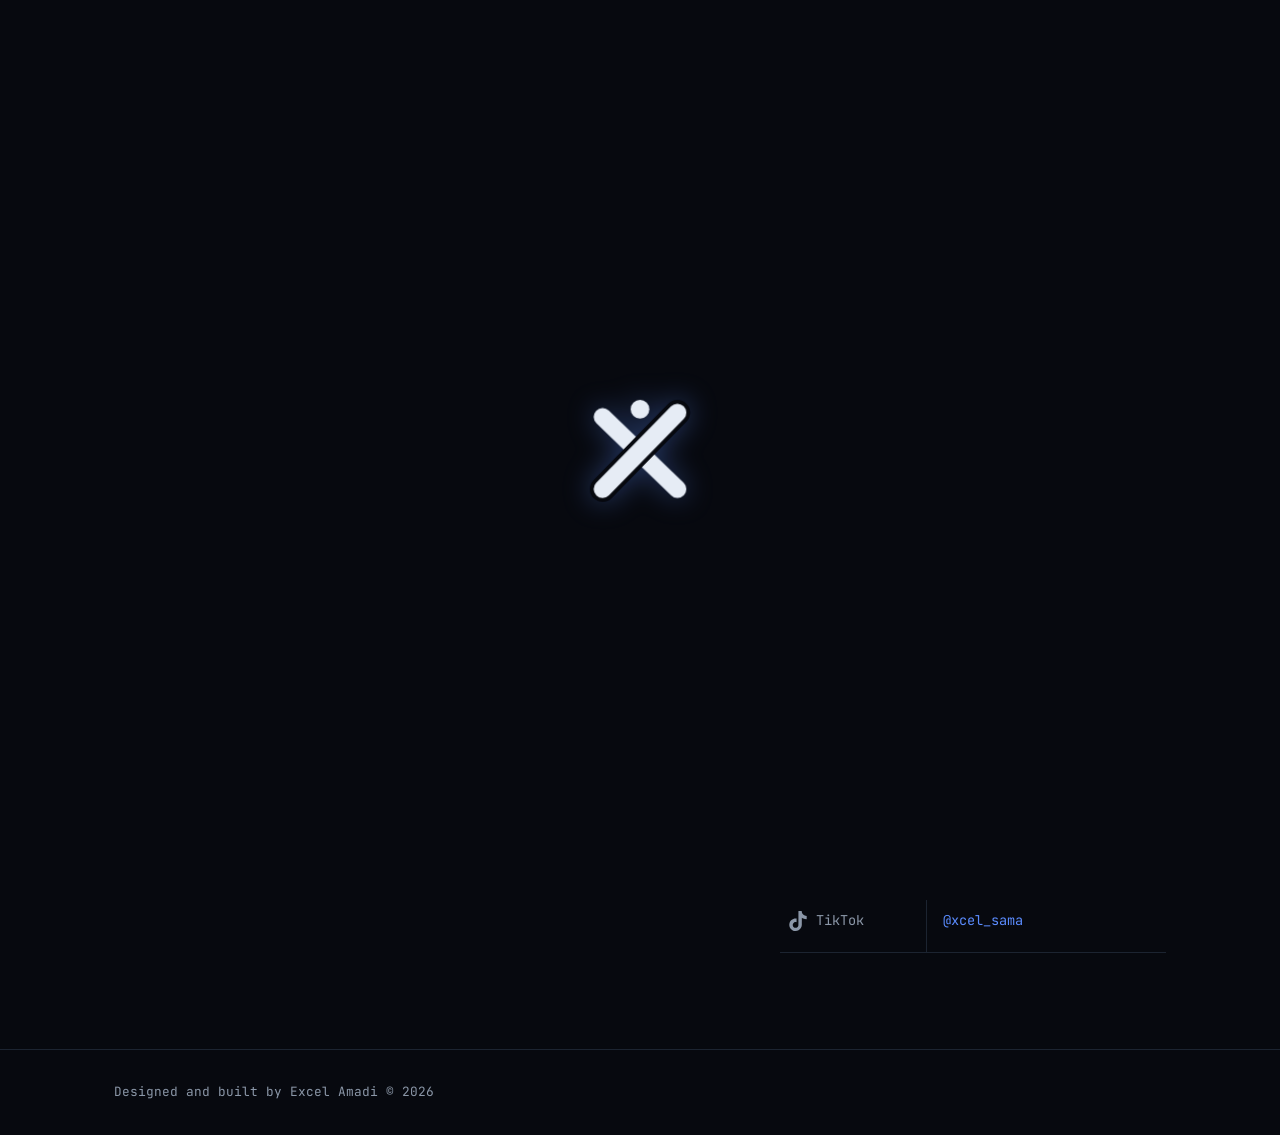
<file: contact.html>
<!DOCTYPE html>
<html lang="en">
<head>
    <meta charset="UTF-8">
    <meta name="viewport" content="width=device-width, initial-scale=1.0">
    <title>Contact | Excel Amadi</title>
    <meta name="description" content="Contact Excel Amadi, graphic designer and full-stack developer. Open to internships and collaborations.">
    <meta name="theme-color" content="#07090f">
    <meta property="og:type" content="website">
    <meta property="og:title" content="Contact | Excel Amadi">
    <meta property="og:description" content="Contact Excel Amadi, graphic designer and full-stack developer. Open to internships and collaborations.">
    <meta property="og:url" content="https://xcelsama.is-a.dev/contact.html">
    <meta property="og:image" content="https://xcelsama.is-a.dev/images/og.jpg">
    <meta property="og:image:alt" content="Excel Amadi, graphic designer and full-stack developer">
    <meta name="twitter:card" content="summary_large_image">
    <link rel="icon" href="images/favicon.svg" type="image/svg+xml">
    <link rel="preconnect" href="https://fonts.googleapis.com">
    <link rel="preconnect" href="https://fonts.gstatic.com" crossorigin>
    <link href="https://fonts.googleapis.com/css2?family=Inter:wght@400;500&family=JetBrains+Mono:wght@400;500&family=Space+Grotesk:wght@500;600&display=swap" rel="stylesheet">
    <link rel="stylesheet" href="css/styles.css">
</head>
<body>
    <div id="loader" role="status" aria-label="Loading">
        <svg class="loader__mark" viewBox="0 0 200 200" aria-hidden="true">
            <path class="loader__bar loader__bar--a" pathLength="1" d="M56 61 L144 146"/>
            <path class="loader__cut" pathLength="1" d="M144 56 L56 146"/>
            <path class="loader__bar loader__bar--b" pathLength="1" d="M144 56 L56 146"/>
            <circle class="loader__dot" cx="100" cy="52" r="11"/>
        </svg>
    </div>
    <noscript><style>#loader{display:none}</style></noscript>
    <script src="js/loader.js"></script>

    <a class="skip-link" href="#main">Skip to content</a>

    <header class="site-header">
        <nav class="site-nav" aria-label="Main navigation">
            <a class="site-nav__logo" href="index.html" aria-label="Home">
                <svg viewBox="0 0 200 200" width="32" height="32" aria-hidden="true">
                    <path d="M56 61 L144 146" fill="none" stroke="currentColor" stroke-width="21" stroke-linecap="round"/>
                    <path d="M144 56 L56 146" fill="none" stroke="var(--bg)" stroke-width="30" stroke-linecap="round"/>
                    <path d="M144 56 L56 146" fill="none" stroke="currentColor" stroke-width="21" stroke-linecap="round"/>
                    <circle cx="100" cy="52" r="11" fill="currentColor"/>
                </svg>
            </a>
            <ul class="site-nav__list">
                <li><a href="index.html#about">About</a></li>
                <li><a href="index.html#skills">Skills</a></li>
                <li><a href="projects.html">Projects</a></li>
                <li><a href="creative.html">Creative</a></li>
                <li><a href="contact.html" aria-current="page">Contact</a></li>
            </ul>
        </nav>
    </header>

    <main id="main">
        <section id="contact" class="contact">
            <div class="container">
                <div class="contact__intro">
                    <p class="section-label">05. Contact</p>
                    <h1 class="contact__title">Get In Touch</h1>
                    <p class="contact__text">
                        I'm a graphic designer and full-stack developer based in Port Harcourt, Nigeria,
                        currently looking for internship and collaboration opportunities.
                        If you have a project, a role or just a question, my inbox is open.
                    </p>
                    <div class="btn-row">
                        <a class="btn" href="mailto:ms.excel.amadi@gmail.com">Say Hello</a>
                        <a class="btn" href="files/Excel-Amadi-CV.pdf" target="_blank" rel="noopener">View CV</a>
                        <a class="btn" href="files/Excel-Amadi-CV.pdf" download>Download CV</a>
                    </div>
                </div>

                <ul class="contact__details">
                    <li class="contact__detail">
                        <span class="contact__detail-label">Name</span>
                        <span class="contact__detail-value">Excel Hephzibah Amadi</span>
                    </li>
                    <li class="contact__detail">
                        <span class="contact__detail-label">Email</span>
                        <a class="contact__detail-value" href="mailto:ms.excel.amadi@gmail.com">ms.excel.amadi@gmail.com</a>
                    </li>
                    <li class="contact__detail">
                        <span class="contact__detail-label">Location</span>
                        <span class="contact__detail-value">Port Harcourt, Nigeria</span>
                    </li>
                    <li class="contact__detail">
                        <span class="contact__detail-label">Open to</span>
                        <span class="contact__detail-value">Internships, remote and part-time roles</span>
                    </li>
                </ul>

                <div class="contact__socials">
                    <h2 class="contact__socials-title">Find me online</h2>
                    <ul class="social-list">
                        <li class="social-list__item">
                            <a class="social-link" href="https://github.com/Xcelsama" target="_blank" rel="noopener noreferrer" aria-label="GitHub, opens in a new tab">
                                <span class="social-link__icon"><svg class="ico" viewBox="0 0 24 24" width="20" height="20" fill="currentColor" aria-hidden="true"><path d="M12 .297c-6.63 0-12 5.373-12 12 0 5.303 3.438 9.8 8.205 11.385.6.113.82-.258.82-.577 0-.285-.01-1.04-.015-2.04-3.338.724-4.042-1.61-4.042-1.61C4.422 18.07 3.633 17.7 3.633 17.7c-1.087-.744.084-.729.084-.729 1.205.084 1.838 1.236 1.838 1.236 1.07 1.835 2.809 1.305 3.495.998.108-.776.417-1.305.76-1.605-2.665-.3-5.466-1.332-5.466-5.93 0-1.31.465-2.38 1.235-3.22-.135-.303-.54-1.523.105-3.176 0 0 1.005-.322 3.3 1.23.96-.267 1.98-.399 3-.405 1.02.006 2.04.138 3 .405 2.28-1.552 3.285-1.23 3.285-1.23.645 1.653.24 2.873.12 3.176.765.84 1.23 1.91 1.23 3.22 0 4.61-2.805 5.625-5.475 5.92.42.36.81 1.096.81 2.22 0 1.606-.015 2.896-.015 3.286 0 .315.21.69.825.57C20.565 22.092 24 17.592 24 12.297c0-6.627-5.373-12-12-12"/></svg></span>
                                <span class="social-link__name">GitHub</span>
                                <span class="social-link__handle">@Xcelsama</span>
                            </a>
                        </li>
                        <li class="social-list__item">
                            <a class="social-link" href="https://www.linkedin.com/in/excel-hephzibah-amadi-5733b4298" target="_blank" rel="noopener noreferrer" aria-label="LinkedIn, opens in a new tab">
                                <span class="social-link__icon"><svg class="ico" viewBox="0 0 24 24" width="20" height="20" fill="currentColor" aria-hidden="true"><path d="M20.45 20.45h-3.56v-5.57c0-1.33-.03-3.04-1.85-3.04-1.86 0-2.14 1.45-2.14 2.94v5.67H9.34V9h3.41v1.56h.05c.48-.9 1.64-1.85 3.37-1.85 3.6 0 4.27 2.37 4.27 5.46v6.28zM5.34 7.43a2.06 2.06 0 1 1 0-4.12 2.06 2.06 0 0 1 0 4.12zM7.12 20.45H3.56V9h3.56v11.45zM22.22 0H1.77C.79 0 0 .77 0 1.73v20.54C0 23.23.79 24 1.77 24h20.45c.98 0 1.78-.77 1.78-1.73V1.73C24 .77 23.2 0 22.22 0z"/></svg></span>
                                <span class="social-link__name">LinkedIn</span>
                                <span class="social-link__handle">Excel Hephzibah Amadi</span>
                            </a>
                        </li>
                        <li class="social-list__item">
                            <a class="social-link" href="https://twitter.com/xcelsama_" target="_blank" rel="noopener noreferrer" aria-label="X (Twitter), opens in a new tab">
                                <span class="social-link__icon"></span>
                                <span class="social-link__name">X (Twitter)</span>
                                <span class="social-link__handle">@xcelsama_</span>
                            </a>
                        </li>
                        <li class="social-list__item">
                            <a class="social-link" href="https://dev.to/xcelsama" target="_blank" rel="noopener noreferrer" aria-label="dev.to, opens in a new tab">
                                <span class="social-link__icon"></span>
                                <span class="social-link__name">dev.to</span>
                                <span class="social-link__handle">@xcelsama</span>
                            </a>
                        </li>
                        <li class="social-list__item">
                            <a class="social-link" href="https://instagram.com/xcel_sama" target="_blank" rel="noopener noreferrer" aria-label="Instagram, opens in a new tab">
                                <span class="social-link__icon"></span>
                                <span class="social-link__name">Instagram</span>
                                <span class="social-link__handle">@xcel_sama</span>
                            </a>
                        </li>
                        <li class="social-list__item">
                            <a class="social-link" href="https://discord.com/invite/hjDzt9kR" target="_blank" rel="noopener noreferrer" aria-label="Discord, opens in a new tab">
                                <span class="social-link__icon"></span>
                                <span class="social-link__name">Discord</span>
                                <span class="social-link__handle">Join the server</span>
                            </a>
                        </li>
                        <li class="social-list__item">
                            <a class="social-link" href="https://linktr.ee/xcelsama" target="_blank" rel="noopener noreferrer" aria-label="Linktree, opens in a new tab">
                                <span class="social-link__icon"></span>
                                <span class="social-link__name">Linktree</span>
                                <span class="social-link__handle">All my links</span>
                            </a>
                        </li>

                        <li class="social-list__item">
                            <a class="social-link" href="https://www.tiktok.com/@xcel_sama" target="_blank" rel="noopener noreferrer" aria-label="TikTok, opens in a new tab">
                                <span class="social-link__icon"><svg class="ico" viewBox="0 0 24 24" width="20" height="20" fill="currentColor" aria-hidden="true"><path d="M12.525.02c1.31-.02 2.61-.01 3.91-.02.08 1.53.63 3.09 1.75 4.17 1.12 1.11 2.7 1.62 4.24 1.79v4.03c-1.44-.05-2.89-.35-4.2-.97-.57-.26-1.1-.59-1.62-.93-.01 2.92.01 5.84-.02 8.75-.08 1.4-.54 2.79-1.35 3.94-1.31 1.92-3.58 3.17-5.91 3.21-1.43.08-2.86-.31-4.08-1.03-2.02-1.19-3.44-3.37-3.65-5.71-.02-.5-.03-1-.01-1.49.18-1.9 1.12-3.72 2.58-4.96 1.66-1.44 3.98-2.13 6.15-1.72.02 1.48-.04 2.96-.04 4.44-.99-.32-2.15-.23-3.02.37-.63.41-1.11 1.04-1.36 1.75-.21.51-.15 1.07-.14 1.61.24 1.64 1.82 3.02 3.5 2.87 1.12-.01 2.19-.66 2.77-1.61.19-.33.4-.67.41-1.06.1-1.79.06-3.57.07-5.36.01-4.03-.01-8.05.02-12.07z"/></svg></span>
                                <span class="social-link__name">TikTok</span>
                                <span class="social-link__handle">@xcel_sama</span>
                            </a>
                        </li>
                    </ul>
                </div>
            </div>
        </section>
    </main>

    <footer class="site-footer">
        <div class="container">
            <p class="site-footer__text">Designed and built by Excel Amadi &copy; 2026</p>
        </div>
    </footer>
</body>
</html>
</file>
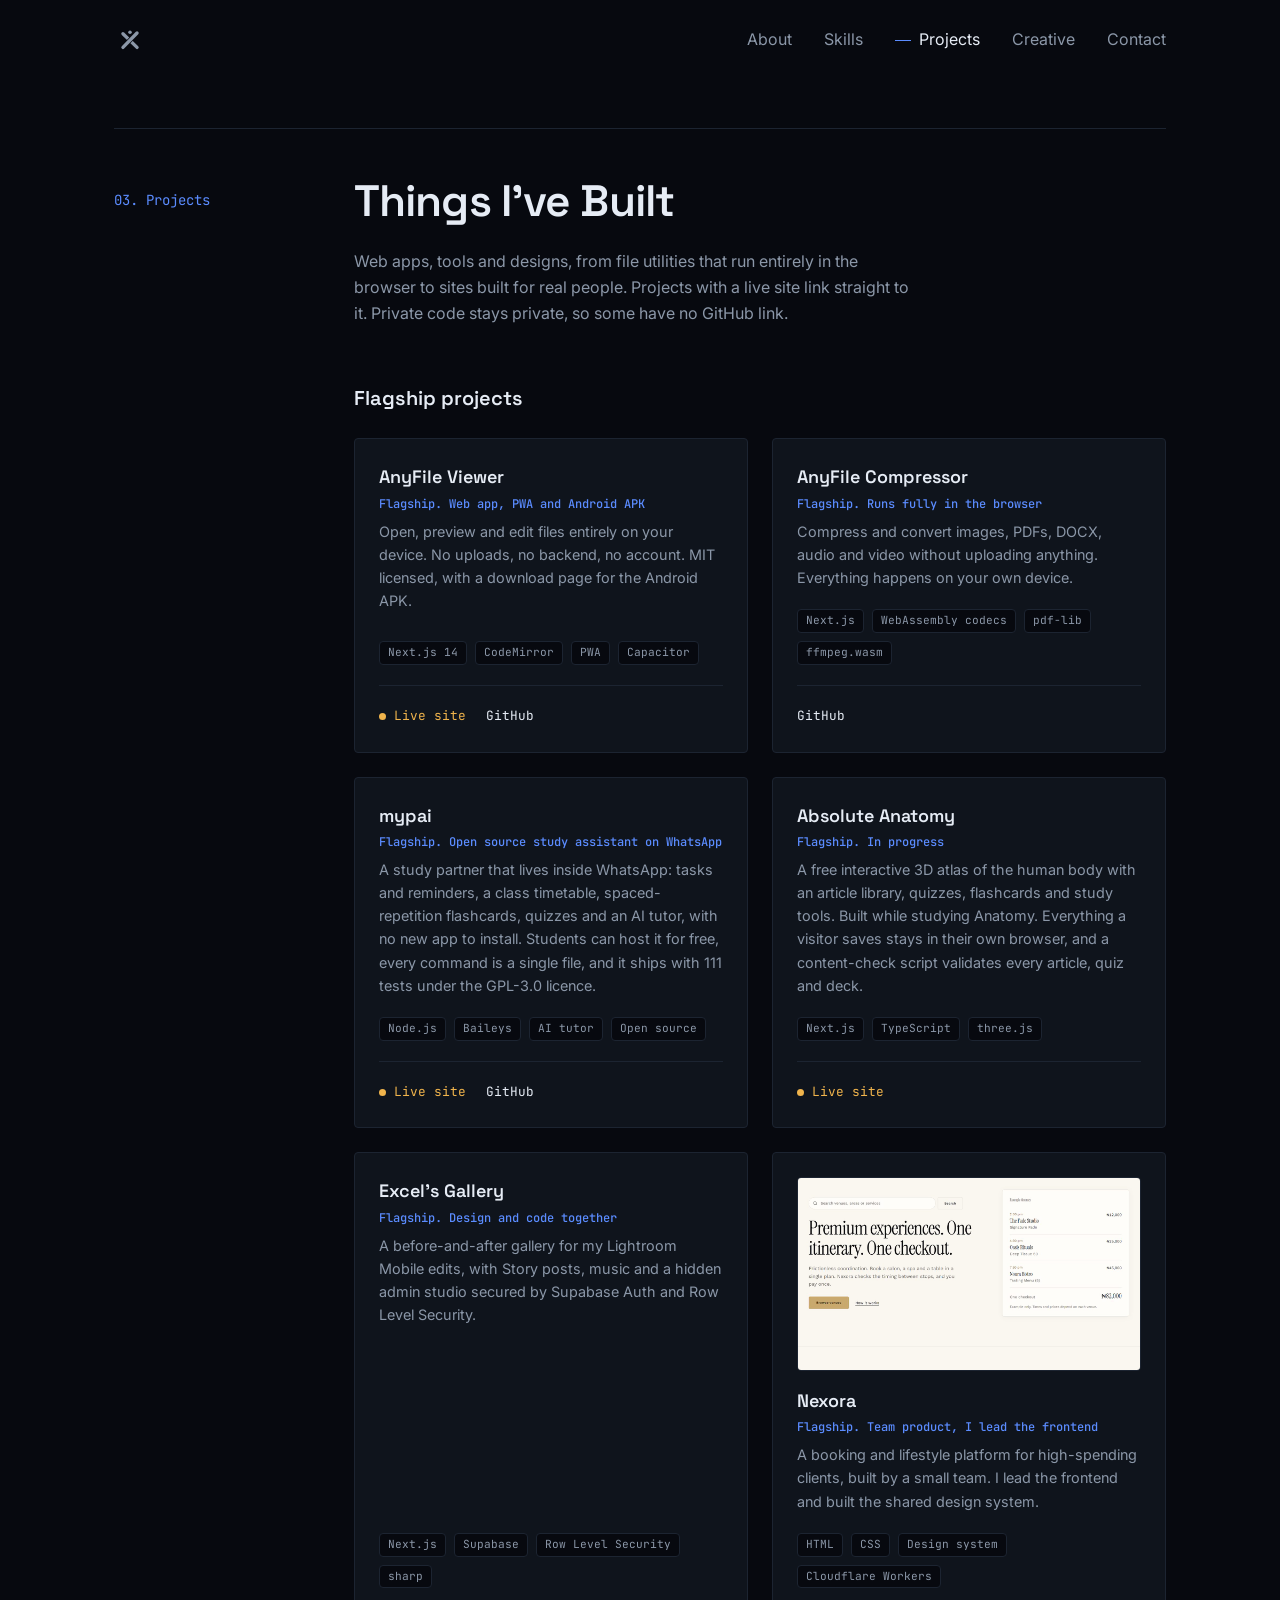
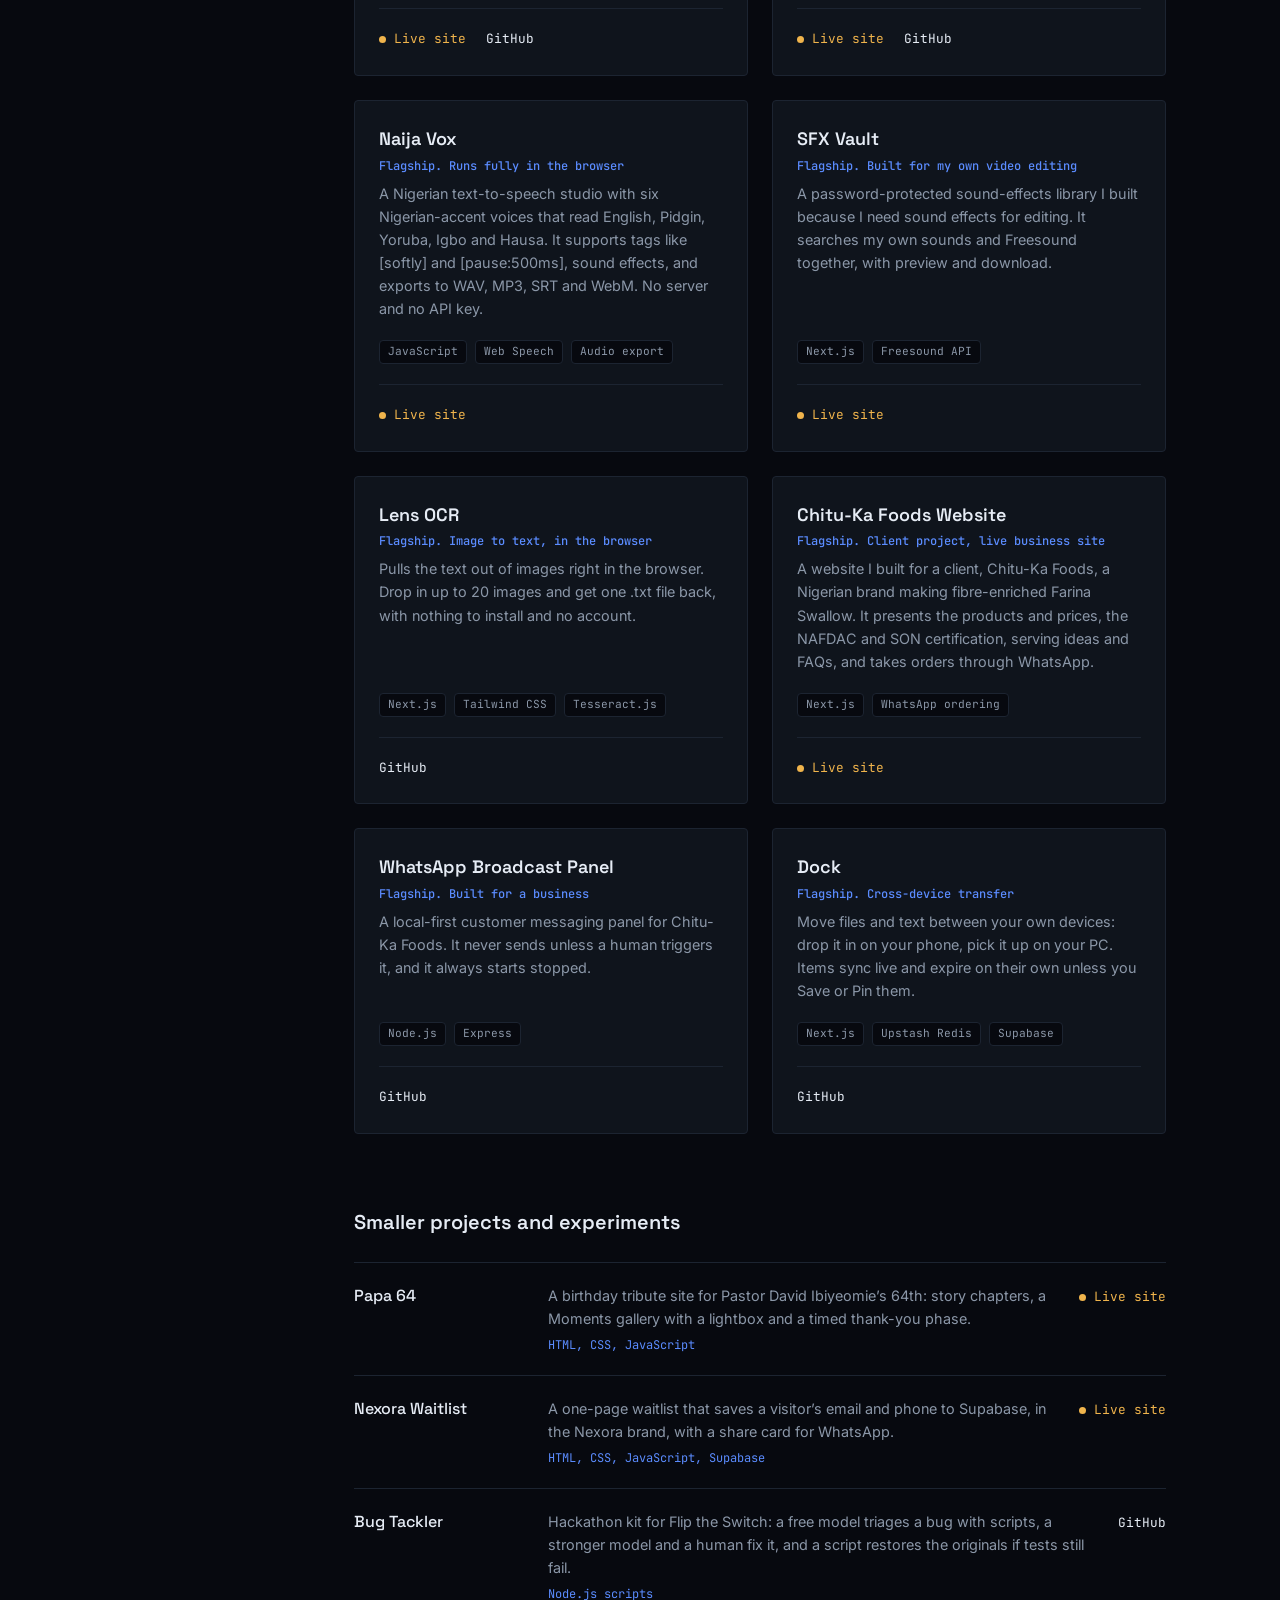
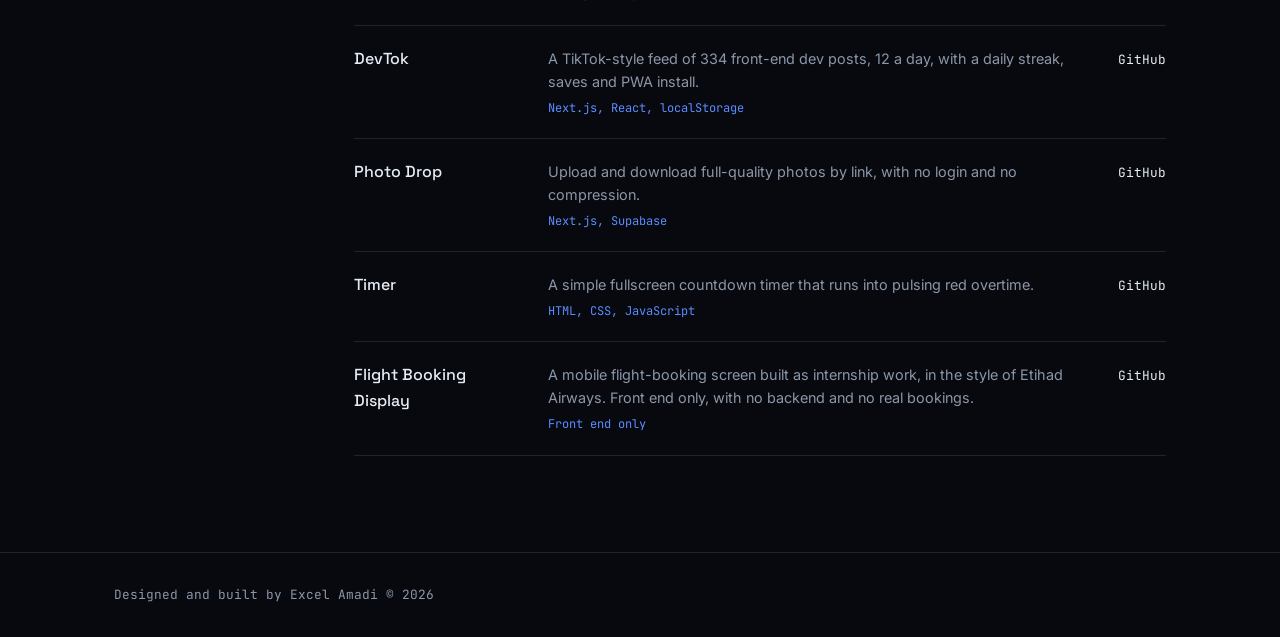
<file: projects.html>
<!DOCTYPE html>
<html lang="en">
<head>
    <meta charset="UTF-8">
    <meta name="viewport" content="width=device-width, initial-scale=1.0">
    <title>Projects | Excel Amadi</title>
    <meta name="description" content="Projects by Excel Amadi, full-stack web developer: browser-based tools, web apps and designs.">
    <meta name="theme-color" content="#07090f">
    <meta property="og:type" content="website">
    <meta property="og:title" content="Projects | Excel Amadi">
    <meta property="og:description" content="Projects by Excel Amadi, full-stack web developer: browser-based tools, web apps and designs.">
    <meta property="og:url" content="https://xcelsama.is-a.dev/projects.html">
    <meta property="og:image" content="https://xcelsama.is-a.dev/images/og.jpg">
    <meta property="og:image:alt" content="Excel Amadi, graphic designer and full-stack developer">
    <meta name="twitter:card" content="summary_large_image">
    <link rel="icon" href="images/favicon.svg" type="image/svg+xml">
    <link rel="preconnect" href="https://fonts.googleapis.com">
    <link rel="preconnect" href="https://fonts.gstatic.com" crossorigin>
    <link href="https://fonts.googleapis.com/css2?family=Inter:wght@400;500&family=JetBrains+Mono:wght@400;500&family=Space+Grotesk:wght@500;600&display=swap" rel="stylesheet">
    <link rel="stylesheet" href="css/styles.css">
</head>
<body>
    <div id="loader" role="status" aria-label="Loading">
        <svg class="loader__mark" viewBox="0 0 200 200" aria-hidden="true">
            <path class="loader__bar loader__bar--a" pathLength="1" d="M56 61 L144 146"/>
            <path class="loader__cut" pathLength="1" d="M144 56 L56 146"/>
            <path class="loader__bar loader__bar--b" pathLength="1" d="M144 56 L56 146"/>
            <circle class="loader__dot" cx="100" cy="52" r="11"/>
        </svg>
    </div>
    <noscript><style>#loader{display:none}</style></noscript>
    <script src="js/loader.js"></script>

    <a class="skip-link" href="#main">Skip to content</a>

    <header class="site-header">
        <nav class="site-nav" aria-label="Main navigation">
            <a class="site-nav__logo" href="index.html" aria-label="Home">
                <svg viewBox="0 0 200 200" width="32" height="32" aria-hidden="true">
                    <path d="M56 61 L144 146" fill="none" stroke="currentColor" stroke-width="21" stroke-linecap="round"/>
                    <path d="M144 56 L56 146" fill="none" stroke="var(--bg)" stroke-width="30" stroke-linecap="round"/>
                    <path d="M144 56 L56 146" fill="none" stroke="currentColor" stroke-width="21" stroke-linecap="round"/>
                    <circle cx="100" cy="52" r="11" fill="currentColor"/>
                </svg>
            </a>
            <ul class="site-nav__list">
                <li><a href="index.html#about">About</a></li>
                <li><a href="index.html#skills">Skills</a></li>
                <li><a href="projects.html" aria-current="page">Projects</a></li>
                <li><a href="creative.html">Creative</a></li>
                <li><a href="contact.html">Contact</a></li>
            </ul>
        </nav>
    </header>

    <main id="main">
        <section id="projects" class="projects">
            <div class="container">
                <p class="section-label">03. Projects</p>
                <h1 class="projects__title">Things I’ve Built</h1>
                <p class="projects__text">
                    Web apps, tools and designs, from file utilities that run entirely in the browser
                    to sites built for real people. Projects with a live site link straight to it. Private code stays private, so some have no GitHub link.
                </p>

                <h2 class="projects__more-title projects__more-title--first">Flagship projects</h2>
                <div class="project-grid project-grid--flagship">
                    <article class="project-card">
                        <h2 class="project-card__title">AnyFile Viewer</h2>
                        <p class="project-card__kind">Flagship. Web app, PWA and Android APK</p>
                        <p class="project-card__text">Open, preview and edit files entirely on your device. No uploads, no backend, no account. MIT licensed, with a download page for the Android APK.</p>
                        <ul class="project-card__tags" aria-label="Technologies">
                            <li class="tag">Next.js 14</li>
                            <li class="tag">CodeMirror</li>
                            <li class="tag">PWA</li>
                            <li class="tag">Capacitor</li>
                        </ul>
                        <ul class="project-card__links">
                            <li><a class="project-link project-link--live" href="https://any-file-opener-ten.vercel.app/" target="_blank" rel="noopener noreferrer" aria-label="AnyFile Viewer live site (opens in a new tab)">Live site</a></li>
                            <li><a class="project-link" href="https://github.com/Xcelsama/Any-file-opener" target="_blank" rel="noopener noreferrer" aria-label="AnyFile Viewer on GitHub (opens in a new tab)">GitHub</a></li>
                        </ul>
                    </article>
                    <article class="project-card">
                        <h2 class="project-card__title">AnyFile Compressor</h2>
                        <p class="project-card__kind">Flagship. Runs fully in the browser</p>
                        <p class="project-card__text">Compress and convert images, PDFs, DOCX, audio and video without uploading anything. Everything happens on your own device.</p>
                        <ul class="project-card__tags" aria-label="Technologies">
                            <li class="tag">Next.js</li>
                            <li class="tag">WebAssembly codecs</li>
                            <li class="tag">pdf-lib</li>
                            <li class="tag">ffmpeg.wasm</li>
                        </ul>
                        <ul class="project-card__links">
                            <li><a class="project-link" href="https://github.com/Xcelsama/anyfile-compressor" target="_blank" rel="noopener noreferrer" aria-label="AnyFile Compressor on GitHub (opens in a new tab)">GitHub</a></li>
                        </ul>
                    </article>
                    <article class="project-card">
                        <h2 class="project-card__title">mypai</h2>
                        <p class="project-card__kind">Flagship. Open source study assistant on WhatsApp</p>
                        <p class="project-card__text">A study partner that lives inside WhatsApp: tasks and reminders, a class timetable, spaced-repetition flashcards, quizzes and an AI tutor, with no new app to install. Students can host it for free, every command is a single file, and it ships with 111 tests under the GPL-3.0 licence.</p>
                        <ul class="project-card__tags" aria-label="Technologies">
                            <li class="tag">Node.js</li>
                            <li class="tag">Baileys</li>
                            <li class="tag">AI tutor</li>
                            <li class="tag">Open source</li>
                        </ul>
                        <ul class="project-card__links">
                            <li><a class="project-link project-link--live" href="https://mypai-web.vercel.app/#free" target="_blank" rel="noopener noreferrer" aria-label="mypai live site (opens in a new tab)">Live site</a></li>
                            <li><a class="project-link" href="https://github.com/Xcelsama/mypai-public" target="_blank" rel="noopener noreferrer" aria-label="mypai on GitHub (opens in a new tab)">GitHub</a></li>
                        </ul>
                    </article>
                    <article class="project-card">
                        <h2 class="project-card__title">Absolute Anatomy</h2>
                        <p class="project-card__kind">Flagship. In progress</p>
                        <p class="project-card__text">A free interactive 3D atlas of the human body with an article library, quizzes, flashcards and study tools. Built while studying Anatomy. Everything a visitor saves stays in their own browser, and a content-check script validates every article, quiz and deck.</p>
                        <ul class="project-card__tags" aria-label="Technologies">
                            <li class="tag">Next.js</li>
                            <li class="tag">TypeScript</li>
                            <li class="tag">three.js</li>
                        </ul>
                        <ul class="project-card__links">
                            <li><a class="project-link project-link--live" href="https://absolutee-anatomyy.vercel.app/" target="_blank" rel="noopener noreferrer" aria-label="Absolute Anatomy live site (opens in a new tab)">Live site</a></li>
                        </ul>
                    </article>
                    <article class="project-card">
                        <h2 class="project-card__title">Excel’s Gallery</h2>
                        <p class="project-card__kind">Flagship. Design and code together</p>
                        <p class="project-card__text">A before-and-after gallery for my Lightroom Mobile edits, with Story posts, music and a hidden admin studio secured by Supabase Auth and Row Level Security.</p>
                        <ul class="project-card__tags" aria-label="Technologies">
                            <li class="tag">Next.js</li>
                            <li class="tag">Supabase</li>
                            <li class="tag">Row Level Security</li>
                            <li class="tag">sharp</li>
                        </ul>
                        <ul class="project-card__links">
                            <li><a class="project-link project-link--live" href="https://excels-gallery.vercel.app/gallery" target="_blank" rel="noopener noreferrer" aria-label="Excel’s Gallery live site (opens in a new tab)">Live site</a></li>
                            <li><a class="project-link" href="https://github.com/Xcelsama/excels-gallery" target="_blank" rel="noopener noreferrer" aria-label="Excel’s Gallery on GitHub (opens in a new tab)">GitHub</a></li>
                        </ul>
                    </article>
                    <article class="project-card">
                        <img class="thumb" src="images/shots/nexora.jpg" alt="Nexora home page with a search bar and an example itinerary" width="1280" height="720" loading="lazy">
                        <h2 class="project-card__title">Nexora</h2>
                        <p class="project-card__kind">Flagship. Team product, I lead the frontend</p>
                        <p class="project-card__text">A booking and lifestyle platform for high-spending clients, built by a small team. I lead the frontend and built the shared design system.</p>
                        <ul class="project-card__tags" aria-label="Technologies">
                            <li class="tag">HTML</li>
                            <li class="tag">CSS</li>
                            <li class="tag">Design system</li>
                            <li class="tag">Cloudflare Workers</li>
                        </ul>
                        <ul class="project-card__links">
                            <li><a class="project-link project-link--live" href="https://nexora-expanded-version.ogundejiemmanuel18.workers.dev/" target="_blank" rel="noopener noreferrer" aria-label="Nexora live site (opens in a new tab)">Live site</a></li>
                            <li><a class="project-link" href="https://github.com/Xcelsama/NEXORA-UI-UX" target="_blank" rel="noopener noreferrer" aria-label="Nexora UI/UX on GitHub (opens in a new tab)">GitHub</a></li>
                        </ul>
                    </article>
                    <article class="project-card">
                        <h2 class="project-card__title">Naija Vox</h2>
                        <p class="project-card__kind">Flagship. Runs fully in the browser</p>
                        <p class="project-card__text">A Nigerian text-to-speech studio with six Nigerian-accent voices that read English, Pidgin, Yoruba, Igbo and Hausa. It supports tags like [softly] and [pause:500ms], sound effects, and exports to WAV, MP3, SRT and WebM. No server and no API key.</p>
                        <ul class="project-card__tags" aria-label="Technologies">
                            <li class="tag">JavaScript</li>
                            <li class="tag">Web Speech</li>
                            <li class="tag">Audio export</li>
                        </ul>
                        <ul class="project-card__links">
                            <li><a class="project-link project-link--live" href="https://naija-vox.vercel.app/" target="_blank" rel="noopener noreferrer" aria-label="Naija Vox live site (opens in a new tab)">Live site</a></li>
                        </ul>
                    </article>
                    <article class="project-card">
                        <h2 class="project-card__title">SFX Vault</h2>
                        <p class="project-card__kind">Flagship. Built for my own video editing</p>
                        <p class="project-card__text">A password-protected sound-effects library I built because I need sound effects for editing. It searches my own sounds and Freesound together, with preview and download.</p>
                        <ul class="project-card__tags" aria-label="Technologies">
                            <li class="tag">Next.js</li>
                            <li class="tag">Freesound API</li>
                        </ul>
                        <ul class="project-card__links">
                            <li><a class="project-link project-link--live" href="https://soundvault-beta-six.vercel.app/login" target="_blank" rel="noopener noreferrer" aria-label="SFX Vault live site (opens in a new tab)">Live site</a></li>
                        </ul>
                    </article>
                    <article class="project-card">
                        <h2 class="project-card__title">Lens OCR</h2>
                        <p class="project-card__kind">Flagship. Image to text, in the browser</p>
                        <p class="project-card__text">Pulls the text out of images right in the browser. Drop in up to 20 images and get one .txt file back, with nothing to install and no account.</p>
                        <ul class="project-card__tags" aria-label="Technologies">
                            <li class="tag">Next.js</li>
                            <li class="tag">Tailwind CSS</li>
                            <li class="tag">Tesseract.js</li>
                        </ul>
                        <ul class="project-card__links">
                            <li><a class="project-link" href="https://github.com/Xcelsama/lens-ocr" target="_blank" rel="noopener noreferrer" aria-label="Lens OCR on GitHub (opens in a new tab)">GitHub</a></li>
                        </ul>
                    </article>
                    <article class="project-card">
                        <h2 class="project-card__title">Chitu-Ka Foods Website</h2>
                        <p class="project-card__kind">Flagship. Client project, live business site</p>
                        <p class="project-card__text">A website I built for a client, Chitu-Ka Foods, a Nigerian brand making fibre-enriched Farina Swallow. It presents the products and prices, the NAFDAC and SON certification, serving ideas and FAQs, and takes orders through WhatsApp.</p>
                        <ul class="project-card__tags" aria-label="Technologies">
                            <li class="tag">Next.js</li>
                            <li class="tag">WhatsApp ordering</li>
                        </ul>
                        <ul class="project-card__links">
                            <li><a class="project-link project-link--live" href="https://ckf-farina-swallow.vercel.app/" target="_blank" rel="noopener noreferrer" aria-label="Chitu-Ka Foods website live site (opens in a new tab)">Live site</a></li>
                        </ul>
                    </article>
                    <article class="project-card">
                        <h2 class="project-card__title">WhatsApp Broadcast Panel</h2>
                        <p class="project-card__kind">Flagship. Built for a business</p>
                        <p class="project-card__text">A local-first customer messaging panel for Chitu-Ka Foods. It never sends unless a human triggers it, and it always starts stopped.</p>
                        <ul class="project-card__tags" aria-label="Technologies">
                            <li class="tag">Node.js</li>
                            <li class="tag">Express</li>
                        </ul>
                        <ul class="project-card__links">
                            <li><a class="project-link" href="https://github.com/Xcelsama/whatsapp-broadcast-panel" target="_blank" rel="noopener noreferrer" aria-label="WhatsApp Broadcast Panel on GitHub (opens in a new tab)">GitHub</a></li>
                        </ul>
                    </article>
                    <article class="project-card">
                        <h2 class="project-card__title">Dock</h2>
                        <p class="project-card__kind">Flagship. Cross-device transfer</p>
                        <p class="project-card__text">Move files and text between your own devices: drop it in on your phone, pick it up on your PC. Items sync live and expire on their own unless you Save or Pin them.</p>
                        <ul class="project-card__tags" aria-label="Technologies">
                            <li class="tag">Next.js</li>
                            <li class="tag">Upstash Redis</li>
                            <li class="tag">Supabase</li>
                        </ul>
                        <ul class="project-card__links">
                            <li><a class="project-link" href="https://github.com/Xcelsama/dock" target="_blank" rel="noopener noreferrer" aria-label="Dock on GitHub (opens in a new tab)">GitHub</a></li>
                        </ul>
                    </article>
                </div>

                <h2 class="projects__more-title">Smaller projects and experiments</h2>
                <ul class="project-list">
                    <li class="project-row">
                        <h3 class="project-row__name">Papa 64</h3>
                        <div class="project-row__body">
                            <p class="project-row__text">A birthday tribute site for Pastor David Ibiyeomie’s 64th: story chapters, a Moments gallery with a lightbox and a timed thank-you phase.</p>
                            <p class="project-row__stack">HTML, CSS, JavaScript</p>
                        </div>
                        <div class="project-row__links"><a class="project-link project-link--live" href="https://papa-64.vercel.app/" target="_blank" rel="noopener noreferrer" aria-label="Papa 64 live site (opens in a new tab)">Live site</a></div>
                    </li>
                    <li class="project-row">
                        <h3 class="project-row__name">Nexora Waitlist</h3>
                        <div class="project-row__body">
                            <p class="project-row__text">A one-page waitlist that saves a visitor’s email and phone to Supabase, in the Nexora brand, with a share card for WhatsApp.</p>
                            <p class="project-row__stack">HTML, CSS, JavaScript, Supabase</p>
                        </div>
                        <div class="project-row__links"><a class="project-link project-link--live" href="https://nexora-waitlistt.vercel.app/" target="_blank" rel="noopener noreferrer" aria-label="Nexora Waitlist live site (opens in a new tab)">Live site</a></div>
                    </li>
                    <li class="project-row">
                        <h3 class="project-row__name">Bug Tackler</h3>
                        <div class="project-row__body">
                            <p class="project-row__text">Hackathon kit for Flip the Switch: a free model triages a bug with scripts, a stronger model and a human fix it, and a script restores the originals if tests still fail.</p>
                            <p class="project-row__stack">Node.js scripts</p>
                        </div>
                        <div class="project-row__links"><a class="project-link" href="https://github.com/Xcelsama/Bug-Tackler" target="_blank" rel="noopener noreferrer" aria-label="Bug Tackler on GitHub (opens in a new tab)">GitHub</a></div>
                    </li>
                    <li class="project-row">
                        <h3 class="project-row__name">DevTok</h3>
                        <div class="project-row__body">
                            <p class="project-row__text">A TikTok-style feed of 334 front-end dev posts, 12 a day, with a daily streak, saves and PWA install.</p>
                            <p class="project-row__stack">Next.js, React, localStorage</p>
                        </div>
                        <div class="project-row__links"><a class="project-link" href="https://github.com/Xcelsama/devtok" target="_blank" rel="noopener noreferrer" aria-label="DevTok on GitHub (opens in a new tab)">GitHub</a></div>
                    </li>
                    <li class="project-row">
                        <h3 class="project-row__name">Photo Drop</h3>
                        <div class="project-row__body">
                            <p class="project-row__text">Upload and download full-quality photos by link, with no login and no compression.</p>
                            <p class="project-row__stack">Next.js, Supabase</p>
                        </div>
                        <div class="project-row__links"><a class="project-link" href="https://github.com/Xcelsama/photo-drop" target="_blank" rel="noopener noreferrer" aria-label="Photo Drop on GitHub (opens in a new tab)">GitHub</a></div>
                    </li>
                    <li class="project-row">
                        <h3 class="project-row__name">Timer</h3>
                        <div class="project-row__body">
                            <p class="project-row__text">A simple fullscreen countdown timer that runs into pulsing red overtime.</p>
                            <p class="project-row__stack">HTML, CSS, JavaScript</p>
                        </div>
                        <div class="project-row__links"><a class="project-link" href="https://github.com/Xcelsama/Web-Timer" target="_blank" rel="noopener noreferrer" aria-label="Timer on GitHub (opens in a new tab)">GitHub</a></div>
                    </li>
                    <li class="project-row">
                        <h3 class="project-row__name">Flight Booking Display</h3>
                        <div class="project-row__body">
                            <p class="project-row__text">A mobile flight-booking screen built as internship work, in the style of Etihad Airways. Front end only, with no backend and no real bookings.</p>
                            <p class="project-row__stack">Front end only</p>
                        </div>
                        <div class="project-row__links"><a class="project-link" href="https://github.com/Xcelsama/SACRET" target="_blank" rel="noopener noreferrer" aria-label="Flight Booking Display on GitHub (opens in a new tab)">GitHub</a></div>
                    </li>
                </ul>
            </div>
        </section>
    </main>

    <footer class="site-footer">
        <div class="container">
            <p class="site-footer__text">Designed and built by Excel Amadi &copy; 2026</p>
        </div>
    </footer>
</body>
</html>
</file>
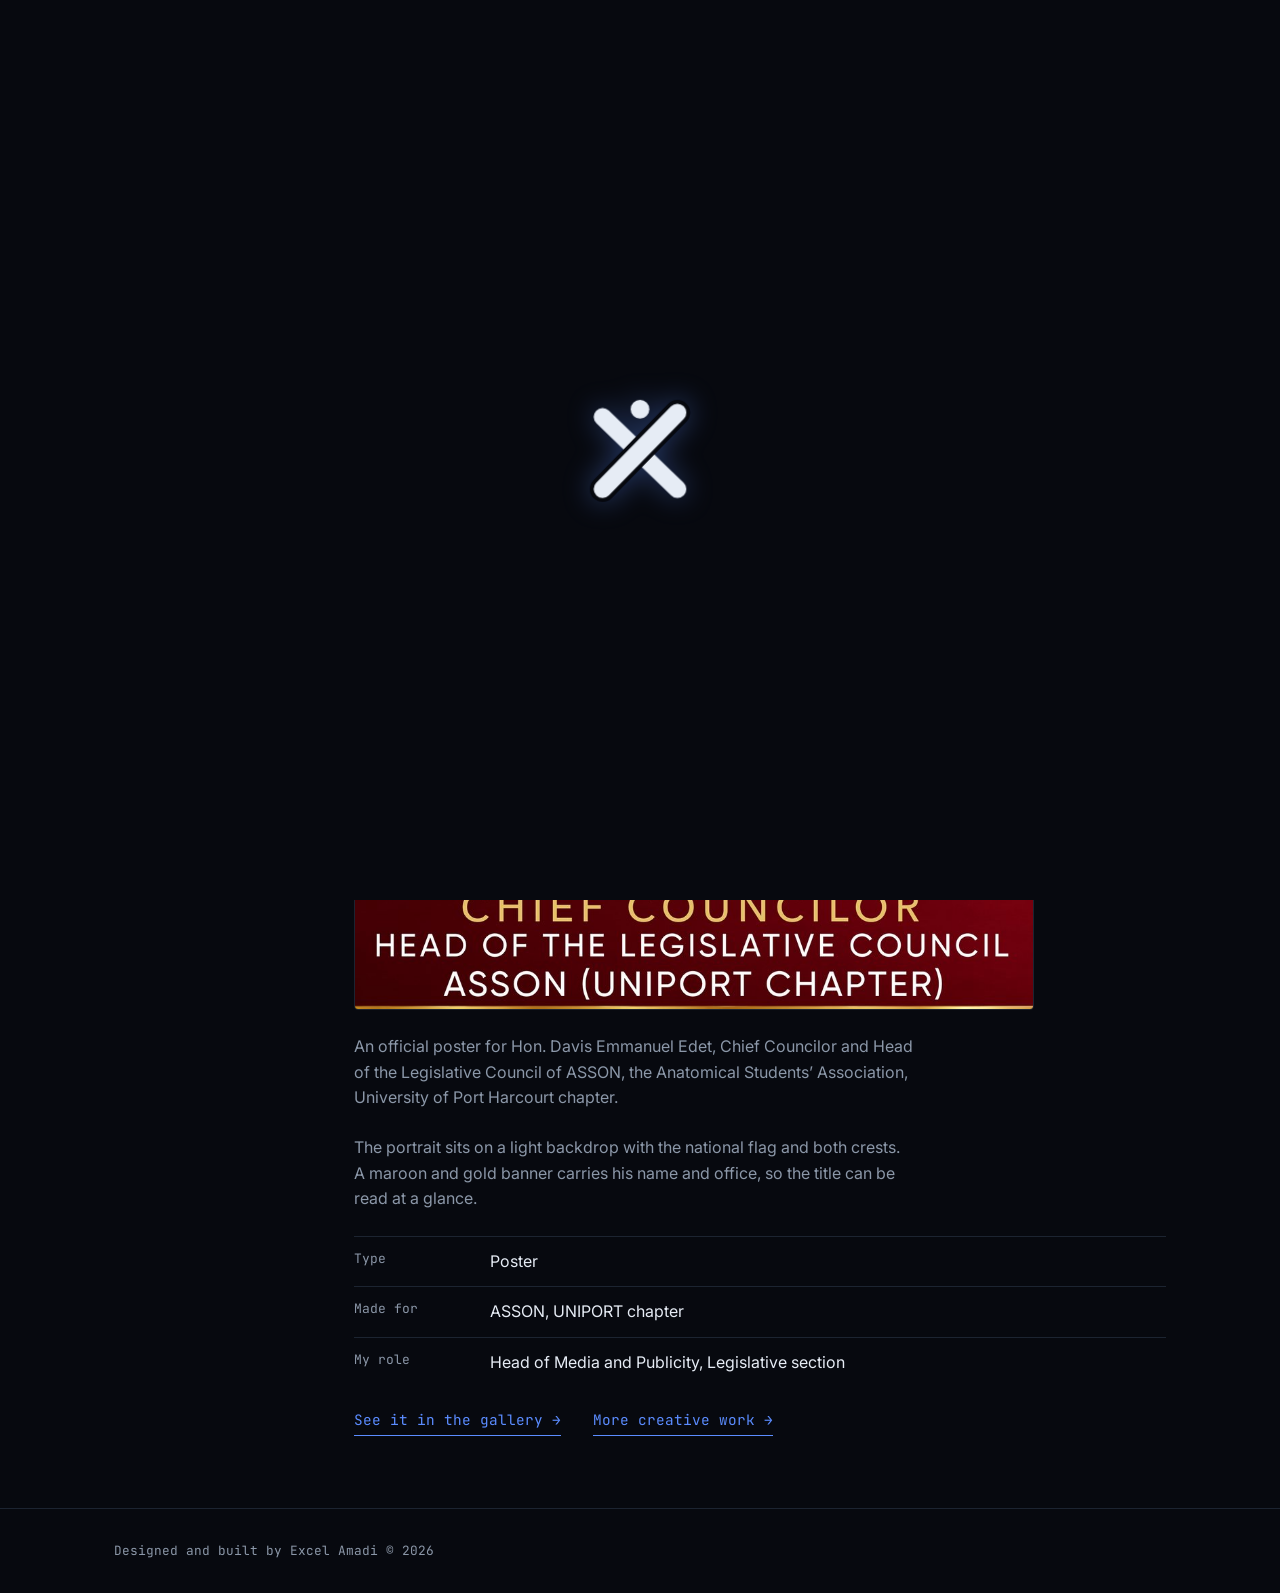
<file: work/asson-poster.html>
<!DOCTYPE html>
<html lang="en">
<head>
    <meta charset="UTF-8">
    <meta name="viewport" content="width=device-width, initial-scale=1.0">
    <title>Poster design, ASSON | Excel Amadi</title>
    <meta name="description" content="Official poster for the Chief Councilor of ASSON, UNIPORT chapter.">
    <meta name="theme-color" content="#07090f">
    <meta property="og:type" content="website">
    <meta property="og:title" content="Poster design, ASSON | Excel Amadi">
    <meta property="og:description" content="Official poster for the Chief Councilor of ASSON, UNIPORT chapter.">
    <meta property="og:url" content="https://xcelsama.is-a.dev/work/asson-poster.html">
    <meta property="og:image" content="https://xcelsama.is-a.dev/images/og.jpg">
    <meta property="og:image:alt" content="Excel Amadi, graphic designer and full-stack developer">
    <meta name="twitter:card" content="summary_large_image">
    <link rel="icon" href="../images/favicon.svg" type="image/svg+xml">
    <link rel="preconnect" href="https://fonts.googleapis.com">
    <link rel="preconnect" href="https://fonts.gstatic.com" crossorigin>
    <link href="https://fonts.googleapis.com/css2?family=Inter:wght@400;500&family=JetBrains+Mono:wght@400;500&family=Space+Grotesk:wght@500;600&display=swap" rel="stylesheet">
    <link rel="stylesheet" href="../css/styles.css">
</head>
<body>
    <div id="loader" role="status" aria-label="Loading">
        <svg class="loader__mark" viewBox="0 0 200 200" aria-hidden="true">
            <path class="loader__bar loader__bar--a" pathLength="1" d="M56 61 L144 146"/>
            <path class="loader__cut" pathLength="1" d="M144 56 L56 146"/>
            <path class="loader__bar loader__bar--b" pathLength="1" d="M144 56 L56 146"/>
            <circle class="loader__dot" cx="100" cy="52" r="11"/>
        </svg>
    </div>
    <noscript><style>#loader{display:none}</style></noscript>
    <script src="../js/loader.js"></script>

    <a class="skip-link" href="#main">Skip to content</a>

    <header class="site-header">
        <nav class="site-nav" aria-label="Main navigation">
            <a class="site-nav__logo" href="../index.html" aria-label="Home">
                <svg viewBox="0 0 200 200" width="32" height="32" aria-hidden="true">
                    <path d="M56 61 L144 146" fill="none" stroke="currentColor" stroke-width="21" stroke-linecap="round"/>
                    <path d="M144 56 L56 146" fill="none" stroke="var(--bg)" stroke-width="30" stroke-linecap="round"/>
                    <path d="M144 56 L56 146" fill="none" stroke="currentColor" stroke-width="21" stroke-linecap="round"/>
                    <circle cx="100" cy="52" r="11" fill="currentColor"/>
                </svg>
            </a>
            <ul class="site-nav__list">
                <li><a href="../index.html#about">About</a></li>
                <li><a href="../index.html#skills">Skills</a></li>
                <li><a href="../projects.html">Projects</a></li>
                <li><a href="../creative.html" aria-current="page">Creative</a></li>
                <li><a href="../contact.html">Contact</a></li>
            </ul>
        </nav>
    </header>

    <main id="main">
        <section class="panel">
            <div class="container">
                <p class="section-label">Creative</p>
                <div class="panel__body">
                    <a class="piece-back" href="../creative.html">Back to creative work</a>
                    <h1 class="panel__title">Poster design, ASSON</h1>
                    <figure class="piece-full">
                        <img src="../images/asson-poster.jpg" alt="Official poster for the Chief Councilor of ASSON, Uniport chapter, with maroon and gold name banner">
                    </figure>
                    <p class="panel__text">An official poster for Hon. Davis Emmanuel Edet, Chief Councilor and Head of the Legislative Council of ASSON, the Anatomical Students’ Association, University of Port Harcourt chapter.</p>
                    <p class="panel__text">The portrait sits on a light backdrop with the national flag and both crests. A maroon and gold banner carries his name and office, so the title can be read at a glance.</p>
                    <dl class="piece-facts">
                        <div>
                            <dt>Type</dt>
                            <dd>Poster</dd>
                        </div>
                        <div>
                            <dt>Made for</dt>
                            <dd>ASSON, UNIPORT chapter</dd>
                        </div>
                        <div>
                            <dt>My role</dt>
                            <dd>Head of Media and Publicity, Legislative section</dd>
                        </div>
                    </dl>
                    <div class="btn-row">
                        <a class="btn" href="https://excels-gallery.vercel.app/gallery/d5821250-a02f-47ba-b2f5-4740172af9a2" target="_blank" rel="noopener noreferrer" aria-label="Open this post in Excel’s Gallery, opens in a new tab">See it in the gallery</a>
                        <a class="btn" href="../creative.html">More creative work</a>
                    </div>
                </div>
            </div>
        </section>
    </main>

    <footer class="site-footer">
        <div class="container">
            <p class="site-footer__text">Designed and built by Excel Amadi &copy; 2026</p>
        </div>
    </footer>
</body>
</html>
</file>
<file: css/styles.css>
*,
*::before,
*::after {
  box-sizing: border-box;
}

:root {
  --bg: #07090f;
  --surface: #0f141c;
  --line: #1c2431;
  --text: #e6ecf5;
  --muted: #8b97a8;
  --accent: #5b8cff;
  --font-heading: "Space Grotesk", "Segoe UI", system-ui, sans-serif;
  --font-body: "Inter", "Segoe UI", system-ui, sans-serif;
  --font-mono: "JetBrains Mono", Consolas, "Courier New", monospace;
  --warm: #f0b44c;
}

html {
  scroll-behavior: smooth;
}

body {
  margin: 0;
  background-color: var(--bg);
  color: var(--text);
  font-family: var(--font-body);
  font-size: 1rem;
  line-height: 1.6;
}

h1,
h2,
p,
ul {
  margin: 0;
  padding: 0;
}

a {
  text-decoration: none;
  color: inherit;
}

:focus-visible {
  outline: 2px solid var(--accent);
  outline-offset: 4px;
}

.container {
  max-width: 1100px;
  margin-inline: auto;
  padding-inline: 24px;
}

.section-label {
  font-family: var(--font-mono);
  font-size: 0.875rem;
  color: var(--accent);
}

.btn {
  display: inline-block;
  padding-bottom: 4px;
  font-family: var(--font-mono);
  font-size: 0.9rem;
  color: var(--accent);
  border-bottom: 1px solid var(--accent);
  transition: color 0.2s ease, border-color 0.2s ease;
}

.btn::after {
  content: " \2192";
}

.btn:hover,
.btn:focus-visible {
  color: var(--text);
  border-color: var(--text);
}

.site-header {
  padding-block: 24px;
}

.site-nav {
  max-width: 1100px;
  margin-inline: auto;
  padding-inline: 24px;
}

nav ul {
  display: flex;
  justify-content: center;
  align-items: center;
  gap: 2rem;
  list-style: none;
}

.site-nav__list {
  justify-content: flex-end;
}

.site-nav a {
  color: var(--muted);
  transition: color 0.2s ease;
}

.site-nav a:hover,
.site-nav a[aria-current="page"] {
  color: var(--text);
}

.site-nav a[aria-current="page"]::before {
  content: "";
  display: inline-block;
  width: 16px;
  height: 1px;
  margin-right: 8px;
  vertical-align: middle;
  background: var(--accent);
}

.contact {
  padding-block: 48px 96px;
}

.contact .container {
  display: grid;
  grid-template-columns: 200px 1fr 1fr;
  column-gap: 40px;
}

.contact .container::before {
  content: "";
  grid-column: 1 / -1;
  height: 1px;
  margin-bottom: 48px;
  background: var(--line);
}

.contact__intro {
  display: contents;
}

.contact .section-label {
  grid-column: 1;
  padding-top: 12px;
}

.contact__title {
  grid-column: 2 / -1;
  font-family: var(--font-heading);
  font-size: clamp(2rem, 4.5vw, 2.75rem);
  font-weight: 600;
  line-height: 1.1;
  letter-spacing: -0.02em;
}

.contact__text {
  grid-column: 2 / -1;
  max-width: 56ch;
  margin-top: 24px;
  color: var(--muted);
}

.contact__intro .btn {
  grid-column: 2 / -1;
  justify-self: start;
  margin-top: 32px;
}

.contact__details {
  grid-column: 2;
  margin-top: 64px;
  list-style: none;
  border-top: 1px solid var(--line);
}

.contact__detail {
  display: grid;
  grid-template-columns: 110px 1fr;
  border-bottom: 1px solid var(--line);
}

.contact__detail-label {
  padding-block: 20px;
  font-family: var(--font-mono);
  font-size: 0.8rem;
  color: var(--muted);
}

.contact__detail-value {
  padding: 18px 0 18px 16px;
  border-left: 1px solid var(--line);
  overflow-wrap: anywhere;
}

.contact__socials {
  grid-column: 3;
  margin-top: 64px;
}

.contact__socials-title {
  position: absolute;
  width: 1px;
  height: 1px;
  overflow: hidden;
  clip: rect(0 0 0 0);
  white-space: nowrap;
}

.social-list {
  list-style: none;
  border-top: 1px solid var(--line);
}

.social-list__item {
  border-bottom: 1px solid var(--line);
}

.social-link {
  display: grid;
  grid-template-columns: 110px 1fr;
  font-family: var(--font-mono);
  font-size: 0.85rem;
}

.social-link__icon {
  display: none;
}

.social-link__name {
  padding-block: 20px;
  color: var(--muted);
}

.social-link__handle {
  padding: 20px 0 20px 16px;
  color: var(--accent);
  border-left: 1px solid var(--line);
  overflow-wrap: anywhere;
  transition: color 0.2s ease;
}

.social-link:hover .social-link__handle,
.social-link:focus-visible .social-link__handle {
  color: var(--text);
}

.site-footer {
  padding-block: 32px;
  border-top: 1px solid var(--line);
}

.site-footer__text {
  font-family: var(--font-mono);
  font-size: 0.8rem;
  color: var(--muted);
}

#loader {
  position: fixed;
  inset: 0;
  z-index: 9999;
  display: grid;
  place-items: center;
  background: var(--bg);
  transition: opacity 0.5s ease, visibility 0.5s ease;
}

#loader.is-hidden {
  opacity: 0;
  visibility: hidden;
  pointer-events: none;
}

.site-nav {
  display: flex;
  justify-content: space-between;
  align-items: center;
}

.site-nav__logo {
  color: var(--text);
  display: inline-flex;
}

.loader__mark {
  width: clamp(110px, 22vw, 170px);
  height: auto;
  overflow: visible;
  filter: drop-shadow(0 0 14px rgba(91, 140, 255, 0.35));
  animation: loader-pulse 1.6s ease-in-out 1.7s infinite;
}

.loader__bar {
  fill: none;
  stroke: var(--text);
  stroke-width: 21;
  stroke-linecap: round;
  stroke-dasharray: 1;
  stroke-dashoffset: 1;
  opacity: 0;
  animation: loader-draw 0.7s cubic-bezier(0.65, 0, 0.35, 1) forwards;
}

.loader__bar--a {
  animation-delay: 0.1s;
}

.loader__cut {
  fill: none;
  stroke: var(--bg);
  stroke-width: 30;
  stroke-linecap: round;
  stroke-dasharray: 1;
  stroke-dashoffset: 1;
  opacity: 0;
  animation: loader-draw 0.7s cubic-bezier(0.65, 0, 0.35, 1) 0.6s forwards;
}

.loader__bar--b {
  animation-delay: 0.6s;
}

.loader__dot {
  fill: var(--text);
  transform-box: fill-box;
  transform-origin: center;
  transform: scale(0);
  animation: loader-pop 0.45s cubic-bezier(0.34, 1.56, 0.64, 1) 1.2s forwards;
}

@keyframes loader-draw {
  0% {
    stroke-dashoffset: 1;
    opacity: 0;
  }
  2% {
    opacity: 1;
  }
  100% {
    stroke-dashoffset: 0;
    opacity: 1;
  }
}

@keyframes loader-pop {
  to {
    transform: scale(1);
  }
}

@keyframes loader-pulse {
  0%,
  100% {
    transform: scale(1);
  }
  50% {
    transform: scale(1.06);
  }
}

@media (prefers-reduced-motion: reduce) {
  .loader__mark {
    animation: none;
  }
  .loader__bar,
  .loader__cut {
    animation: none;
    stroke-dashoffset: 0;
    opacity: 1;
  }
  .loader__dot {
    animation: none;
    transform: scale(1);
  }
}

@media (max-width: 900px) {
  .site-nav__list {
    flex-wrap: wrap;
    justify-content: flex-start;
    gap: 1.25rem;
  }
  .contact .container {
    grid-template-columns: 1fr;
  }
  .contact .section-label,
  .contact__title,
  .contact__text,
  .contact__intro .btn,
  .contact__details,
  .contact__socials {
    grid-column: 1;
  }
  .contact .section-label {
    padding-top: 0;
    margin-bottom: 16px;
  }
  .contact__details,
  .contact__socials {
    margin-top: 40px;
  }
}

.projects {
  padding-block: 48px 96px;
}

.projects .container {
  display: grid;
  grid-template-columns: 200px 1fr;
  column-gap: 40px;
}

.projects .container::before {
  content: "";
  grid-column: 1 / -1;
  height: 1px;
  margin-bottom: 48px;
  background: var(--line);
}

.projects .section-label {
  grid-column: 1;
  padding-top: 12px;
}

.projects__title {
  grid-column: 2;
  font-family: var(--font-heading);
  font-size: clamp(2rem, 4.5vw, 2.75rem);
  font-weight: 600;
  line-height: 1.1;
  letter-spacing: -0.02em;
}

.projects__text {
  grid-column: 2;
  max-width: 56ch;
  margin-top: 24px;
  color: var(--muted);
}

.project-grid {
  grid-column: 2;
  display: grid;
  grid-template-columns: repeat(2, minmax(0, 1fr));
  gap: 24px;
  margin-top: 48px;
}

.project-card {
  display: flex;
  flex-direction: column;
  padding: 24px;
  background: var(--surface);
  border: 1px solid var(--line);
  border-radius: 4px;
  transition: border-color 0.2s ease;
}

.project-card:hover,
.project-card:focus-within {
  border-color: var(--accent);
}

.project-card__title {
  margin: 0;
  font-family: var(--font-heading);
  font-size: 1.125rem;
  font-weight: 600;
}

.project-card__text {
  flex: 1;
  margin-top: 8px;
  font-size: 0.9rem;
  color: var(--muted);
}

.project-card__tags,
.project-card__links {
  display: flex;
  flex-wrap: wrap;
  list-style: none;
}

.project-card__tags {
  gap: 8px;
  margin-top: 20px;
}

.tag {
  padding: 2px 8px;
  font-family: var(--font-mono);
  font-size: 0.7rem;
  color: var(--muted);
  background: var(--bg);
  border: 1px solid var(--line);
  border-radius: 4px;
}

.project-card__links {
  gap: 20px;
  margin-top: 20px;
  padding-top: 16px;
  border-top: 1px solid var(--line);
}

.project-link {
  font-family: var(--font-mono);
  font-size: 0.8rem;
  color: var(--text);
  transition: color 0.2s ease;
}

.project-link:hover,
.project-link:focus-visible {
  color: var(--accent);
}

.projects__more-title {
  grid-column: 2;
  margin: 72px 0 0;
  font-family: var(--font-heading);
  font-size: 1.25rem;
  font-weight: 600;
}

.project-list {
  grid-column: 2;
  margin-top: 24px;
  list-style: none;
  border-top: 1px solid var(--line);
}

.project-row {
  display: grid;
  grid-template-columns: 170px 1fr auto;
  column-gap: 24px;
  align-items: baseline;
  padding-block: 20px;
  border-bottom: 1px solid var(--line);
}

.project-row__name {
  margin: 0;
  font-family: var(--font-heading);
  font-size: 1rem;
  font-weight: 500;
}

.project-row__text {
  font-size: 0.9rem;
  color: var(--muted);
}

.project-row__stack {
  margin-top: 6px;
  font-family: var(--font-mono);
  font-size: 0.75rem;
  color: var(--accent);
}

@media (max-width: 900px) {
  .projects .container {
    grid-template-columns: 1fr;
  }
  .projects .section-label,
  .projects__title,
  .projects__text,
  .project-grid,
  .projects__more-title,
  .project-list {
    grid-column: 1;
  }
  .projects .section-label {
    padding-top: 0;
    margin-bottom: 16px;
  }
}

@media (max-width: 640px) {
  .project-grid {
    grid-template-columns: 1fr;
  }
  .project-row {
    grid-template-columns: 1fr;
    row-gap: 8px;
  }
}

.skip-link {
  position: absolute;
  top: 8px;
  left: -9999px;
  z-index: 10000;
  padding: 8px 12px;
  font-family: var(--font-mono);
  font-size: 0.85rem;
  color: var(--bg);
  background: var(--accent);
}

.skip-link:focus {
  left: 8px;
}

.btn-row {
  display: flex;
  flex-wrap: wrap;
  gap: 12px 32px;
  margin-top: 32px;
}

.hero {
  padding-block: 56px 96px;
}

.hero__name {
  font-family: var(--font-heading);
  font-size: clamp(3rem, 11vw, 7.5rem);
  font-weight: 600;
  line-height: 0.95;
  letter-spacing: -0.04em;
}

.hero__line {
  max-width: 32ch;
  margin-top: 28px;
  font-family: var(--font-heading);
  font-size: clamp(1.5rem, 3.6vw, 2.5rem);
  font-weight: 500;
  line-height: 1.2;
  letter-spacing: -0.02em;
}

.hero__text {
  max-width: 52ch;
  margin-top: 20px;
  color: var(--muted);
}

.hero .btn-row {
  margin-top: 20px;
}

.panel {
  padding-block: 48px 72px;
}

.panel--last {
  padding-bottom: 96px;
}

.panel .container {
  display: grid;
  grid-template-columns: 200px minmax(0, 1fr);
  column-gap: 40px;
}

.panel .container::before {
  content: "";
  grid-column: 1 / -1;
  height: 1px;
  margin-bottom: 48px;
  background: var(--line);
}

.panel .section-label {
  grid-column: 1;
  padding-top: 12px;
}

.panel__body {
  grid-column: 2;
  min-width: 0;
}

.panel__title {
  font-family: var(--font-heading);
  font-size: clamp(2rem, 4.5vw, 2.75rem);
  font-weight: 600;
  line-height: 1.1;
  letter-spacing: -0.02em;
}

.panel__text {
  max-width: 56ch;
  margin-top: 24px;
  color: var(--muted);
}

.panel__subtitle {
  margin: 72px 0 0;
  font-family: var(--font-heading);
  font-size: 1.25rem;
  font-weight: 600;
}

.panel__subtitle--first {
  margin-top: 48px;
}

.panel .project-list {
  margin-top: 40px;
}

.about__grid {
  display: grid;
  grid-template-columns: minmax(0, 1fr) 240px;
  column-gap: 48px;
  align-items: start;
  margin-top: 32px;
}

.about__lead {
  max-width: 44ch;
  font-size: 1.2rem;
  line-height: 1.5;
}

.about__copy p + p {
  max-width: 54ch;
  margin-top: 16px;
  color: var(--muted);
}

.portrait {
  position: relative;
  aspect-ratio: 1;
  margin: 0 10px 10px 0;
}

.portrait::before {
  content: "";
  position: absolute;
  inset: 0;
  border: 1px solid var(--accent);
  border-radius: 4px;
  transform: translate(10px, 10px);
}

.portrait__frame {
  position: relative;
  display: grid;
  place-content: center;
  justify-items: center;
  gap: 6px;
  height: 100%;
  background: var(--surface);
  border: 1px solid var(--line);
  border-radius: 4px;
  text-align: center;
  color: var(--text);
}

.portrait__frame img {
  width: 100%;
  height: 100%;
  object-fit: cover;
  border-radius: 3px;
}

.portrait__name {
  margin-top: 8px;
  font-family: var(--font-heading);
  font-weight: 600;
}

.portrait__place {
  font-family: var(--font-mono);
  font-size: 0.75rem;
  color: var(--muted);
}

.facts {
  margin-top: 56px;
  list-style: none;
  border-top: 1px solid var(--line);
}

.facts__row {
  display: grid;
  grid-template-columns: 130px minmax(0, 1fr);
  border-bottom: 1px solid var(--line);
}

.facts__label {
  padding-block: 18px;
  font-family: var(--font-mono);
  font-size: 0.8rem;
  color: var(--muted);
}

.facts__value {
  padding: 16px 0 16px 16px;
  border-left: 1px solid var(--line);
  overflow-wrap: anywhere;
}

.entries {
  margin-top: 24px;
  list-style: none;
  border-top: 1px solid var(--line);
}

.entry {
  display: grid;
  grid-template-columns: 200px minmax(0, 1fr);
  column-gap: 24px;
  padding-block: 20px;
  border-bottom: 1px solid var(--line);
}

.entry__name {
  margin: 0;
  font-family: var(--font-heading);
  font-size: 1rem;
  font-weight: 500;
}

.entry__text {
  max-width: 62ch;
  font-size: 0.95rem;
  color: var(--muted);
}

.entry__meta {
  margin-top: 8px;
  font-family: var(--font-mono);
  font-size: 0.75rem;
  color: var(--accent);
}

.entry__links,
.project-row__links {
  display: flex;
  flex-wrap: wrap;
  gap: 8px 20px;
}

.entry__links {
  margin-top: 12px;
}

.work-grid {
  display: grid;
  grid-template-columns: repeat(2, minmax(0, 1fr));
  gap: 24px;
  margin-top: 24px;
}

.work-item {
  margin: 0;
}

.work-item img,
.work-item video {
  display: block;
  width: 100%;
  height: auto;
  background: var(--surface);
  border: 1px solid var(--line);
  border-radius: 4px;
}

.work-item figcaption {
  margin-top: 8px;
  font-family: var(--font-mono);
  font-size: 0.75rem;
  color: var(--muted);
}

@media (max-width: 900px) {
  .panel .container {
    grid-template-columns: 1fr;
  }
  .panel .section-label,
  .panel__body {
    grid-column: 1;
  }
  .panel .section-label {
    padding-top: 0;
    margin-bottom: 16px;
  }
  .about__grid {
    grid-template-columns: 1fr;
    row-gap: 40px;
  }
  .portrait {
    width: 220px;
  }
}

@media (max-width: 640px) {
  .site-nav {
    flex-wrap: wrap;
    row-gap: 16px;
  }
  .site-nav__list {
    flex: 1 1 100%;
    flex-wrap: nowrap;
    justify-content: space-between;
    gap: 0 0.75rem;
    font-size: 0.95rem;
  }
  .hero {
    padding-block: 32px 72px;
  }
  .facts__row,
  .entry {
    grid-template-columns: 1fr;
  }
  .facts__label {
    padding-bottom: 0;
  }
  .facts__value {
    padding: 4px 0 16px;
    border-left: 0;
  }
  .entry__name {
    margin-bottom: 6px;
  }
  .work-grid {
    grid-template-columns: 1fr;
  }
}

.btn[download]::after {
  content: " \2193";
}

.hero__social {
  display: flex;
  flex-wrap: wrap;
  gap: 8px 24px;
  margin-top: 28px;
  list-style: none;
}

.hero__social a {
  font-family: var(--font-mono);
  font-size: 0.85rem;
  color: var(--muted);
  transition: color 0.2s ease;
}

.hero__social a:hover,
.hero__social a:focus-visible {
  color: var(--text);
}

.contact__intro .btn-row {
  grid-column: 2 / -1;
  margin-top: 32px;
}

.contact__intro .btn-row .btn {
  margin-top: 0;
}

.thumb {
  display: block;
  width: 100%;
  max-width: 520px;
  height: auto;
  aspect-ratio: 16 / 9;
  object-fit: cover;
  margin-bottom: 16px;
  background: var(--surface);
  border: 1px solid var(--line);
  border-radius: 4px;
}

.project-card .thumb {
  max-width: none;
}

@media (max-width: 900px) {
  .contact__intro .btn-row {
    grid-column: 1;
  }
}

.hero {
  padding-block: 32px 72px;
}

.hero__grid {
  display: grid;
  grid-template-columns: minmax(0, 1.05fr) minmax(0, 0.95fr);
  column-gap: 56px;
  align-items: center;
}

.hero__name {
  font-size: clamp(3.5rem, 9vw, 7rem);
}

.hero__line {
  max-width: 20ch;
  margin-top: 28px;
}

.hero__social {
  gap: 12px;
  margin-top: 32px;
}

.hero__social .social-icon {
  display: grid;
  place-items: center;
  width: 44px;
  height: 44px;
  color: var(--text);
  background: var(--surface);
  border: 1px solid var(--line);
  border-radius: 50%;
  transition: color 0.2s ease, border-color 0.2s ease, background 0.2s ease;
}

.hero__social .social-icon:hover,
.hero__social .social-icon:focus-visible {
  color: var(--bg);
  background: var(--warm);
  border-color: var(--warm);
}

.social-icon span {
  position: absolute;
  width: 1px;
  height: 1px;
  overflow: hidden;
  clip: rect(0 0 0 0);
  white-space: nowrap;
}

.ico {
  display: block;
}

.social-link {
  grid-template-columns: 36px 110px 1fr;
  align-items: center;
}

.social-link__icon {
  display: grid;
  place-items: center;
  color: var(--muted);
}

.social-link:hover .social-link__icon {
  color: var(--warm);
}

.social-link__icon:empty {
  display: none;
}

.social-link__icon:empty ~ .social-link__name {
  grid-column: 1 / 3;
}

.wall {
  position: relative;
  min-height: 520px;
}

.wall__card {
  position: absolute;
  display: block;
  overflow: hidden;
  background: var(--surface);
  border: 1px solid var(--line);
  border-radius: 6px;
  box-shadow: 0 24px 48px -24px rgba(0, 0, 0, 0.7);
  transform: rotate(var(--tilt, 0deg));
  transition: transform 0.35s cubic-bezier(0.2, 0.8, 0.2, 1), border-color 0.2s ease;
}

.is-ready .wall__card {
  animation: wall-in 0.8s cubic-bezier(0.2, 0.8, 0.2, 1) both;
  animation-delay: var(--delay, 0s);
}

.wall__card img {
  display: block;
  width: 100%;
  height: 100%;
  object-fit: cover;
}

.wall__card:hover,
.wall__card:focus-visible {
  --tilt: 0deg;
  z-index: 5;
  border-color: var(--warm);
}

.wall__card--poster {
  --tilt: -4deg;
  --delay: 0.1s;
  top: 0;
  left: 4%;
  width: 52%;
  aspect-ratio: 1000 / 1059;
  z-index: 2;
}

.wall__card--ui {
  --tilt: 3deg;
  top: 22%;
  right: 0;
  width: 66%;
  aspect-ratio: 16 / 9;
  z-index: 3;
}

.wall__card--code {
  --tilt: -2deg;
  bottom: 0;
  left: 14%;
  width: 60%;
  padding: 20px;
  z-index: 4;
  background: var(--warm);
  color: var(--bg);
  border-color: var(--warm);
}

.wall__code-title {
  display: block;
  font-family: var(--font-heading);
  font-size: 1.25rem;
  font-weight: 600;
  letter-spacing: -0.02em;
}

.wall__code-text {
  display: block;
  margin-top: 6px;
  font-size: 0.85rem;
  line-height: 1.4;
}

.wall__chips {
  display: flex;
  flex-wrap: wrap;
  gap: 6px;
  margin-top: 12px;
}

.wall__chips b {
  padding: 2px 8px;
  font: 500 0.7rem var(--font-mono);
  border: 1px solid currentColor;
  border-radius: 4px;
}

.wall__tag {
  position: absolute;
  top: 10px;
  right: 10px;
  padding: 2px 8px;
  font: 500 0.7rem var(--font-mono);
  color: var(--text);
  background: rgba(7, 9, 15, 0.82);
  border-radius: 4px;
}

.wall__card--code .wall__tag {
  top: auto;
  bottom: 12px;
  right: 12px;
  color: var(--warm);
  background: var(--bg);
}

@keyframes wall-in {
  from {
    opacity: 0;
    transform: translateY(40px) rotate(0deg);
  }
  to {
    opacity: 1;
    transform: translateY(0) rotate(var(--tilt, 0deg));
  }
}

.proof {
  display: grid;
  grid-template-columns: repeat(3, minmax(0, 1fr));
  margin-top: 72px;
  list-style: none;
  border-top: 1px solid var(--line);
  border-bottom: 1px solid var(--line);
}

.proof li {
  padding: 24px 20px 24px 0;
}

.proof li + li {
  padding-left: 20px;
  border-left: 1px solid var(--line);
}

.proof strong {
  display: block;
  font-family: var(--font-heading);
  font-size: clamp(1.75rem, 4vw, 2.75rem);
  font-weight: 600;
  line-height: 1;
  letter-spacing: -0.03em;
  color: var(--warm);
}

.proof span {
  display: block;
  margin-top: 8px;
  font-size: 0.85rem;
  color: var(--muted);
  max-width: 24ch;
}

.project-link--live {
  color: var(--warm);
}

.project-link--live::before {
  content: "";
  display: inline-block;
  width: 7px;
  height: 7px;
  margin-right: 8px;
  border-radius: 50%;
  background: var(--warm);
}

.project-card__kind {
  margin-top: 4px;
  font: 500 0.75rem var(--font-mono);
  color: var(--accent);
}

.project-card .thumb {
  margin-bottom: 16px;
}

@media (max-width: 900px) {
  .hero__grid {
    grid-template-columns: 1fr;
    row-gap: 56px;
  }
  .wall {
    min-height: 480px;
    max-width: 560px;
  }
  .crafts {
    grid-template-columns: 1fr;
  }
}

@media (max-width: 480px) {
  .wall {
    min-height: 420px;
  }
}

@media (prefers-reduced-motion: reduce) {
  .wall__card {
    animation: none;
    transition: none;
  }
}

.projects__more-title--first {
  margin-top: 56px;
}

.project-grid--flagship {
  margin-top: 24px;
}

.wall__card--code {
  padding-bottom: 44px;
}

.crafts {
  display: grid;
  grid-template-columns: repeat(3, minmax(0, 1fr));
  gap: 16px;
  margin-top: 32px;
  list-style: none;
}

.craft {
  display: block;
  height: 100%;
  padding: 28px 24px;
  background: var(--surface);
  border: 1px solid var(--line);
  border-top: 2px solid var(--accent);
  border-radius: 6px;
  transition: border-color 0.2s, background 0.2s;
}

.craft:hover {
  border-color: var(--accent);
  background: #131a25;
}

.craft__name {
  display: block;
  font-family: var(--font-heading);
  font-size: 1.75rem;
  font-weight: 600;
  letter-spacing: -0.02em;
}

.craft__text {
  display: block;
  margin-top: 10px;
  color: var(--muted);
  font-size: 0.95rem;
  max-width: 34ch;
}

@media (max-width: 900px) {
  .crafts {
    grid-template-columns: 1fr;
  }
}

@media (prefers-reduced-motion: reduce) {
  .craft {
    transition: none;
  }
}

.piece-grid {
  display: grid;
  grid-template-columns: repeat(auto-fill, minmax(180px, 1fr));
  gap: 20px;
  margin-top: 24px;
  list-style: none;
}

.piece {
  display: flex;
  flex-direction: column;
  height: 100%;
  background: var(--surface);
  border: 1px solid var(--line);
  border-radius: 4px;
  transition: border-color 0.2s ease;
}

.piece:hover,
.piece:focus-visible {
  border-color: var(--accent);
}

.piece__frame {
  display: flex;
  align-items: center;
  justify-content: center;
  height: 200px;
  padding: 12px;
  background: var(--bg);
  border-bottom: 1px solid var(--line);
}

.piece__frame img {
  display: block;
  width: auto;
  height: auto;
  max-width: 100%;
  max-height: 100%;
  object-fit: contain;
  border-radius: 2px;
}

.piece__body {
  display: grid;
  gap: 6px;
  padding: 14px 16px 16px;
}

.piece__tag {
  font-family: var(--font-mono);
  font-size: 0.75rem;
  color: var(--muted);
}

.piece__title {
  font-family: var(--font-heading);
  font-size: 1.0625rem;
  color: var(--text);
}

.piece__text {
  font-size: 0.875rem;
  line-height: 1.5;
  color: var(--muted);
}

.piece__more {
  margin-top: 4px;
  font-family: var(--font-mono);
  font-size: 0.8125rem;
  color: var(--accent);
}

.piece-back {
  display: inline-block;
  margin-bottom: 16px;
  font-family: var(--font-mono);
  font-size: 0.8125rem;
  color: var(--accent);
}

.piece-full {
  margin: 24px 0;
}

.piece-full img {
  display: block;
  width: auto;
  height: auto;
  max-width: 100%;
  max-height: 80vh;
  background: var(--surface);
  border: 1px solid var(--line);
  border-radius: 4px;
}

.piece-facts {
  display: grid;
  gap: 12px;
  margin: 24px 0;
}

.piece-facts div {
  display: grid;
  grid-template-columns: 120px 1fr;
  gap: 16px;
  padding-top: 12px;
  border-top: 1px solid var(--line);
}

.piece-facts dt {
  font-family: var(--font-mono);
  font-size: 0.8125rem;
  color: var(--muted);
}

.piece-facts dd {
  margin: 0;
}
</file>
